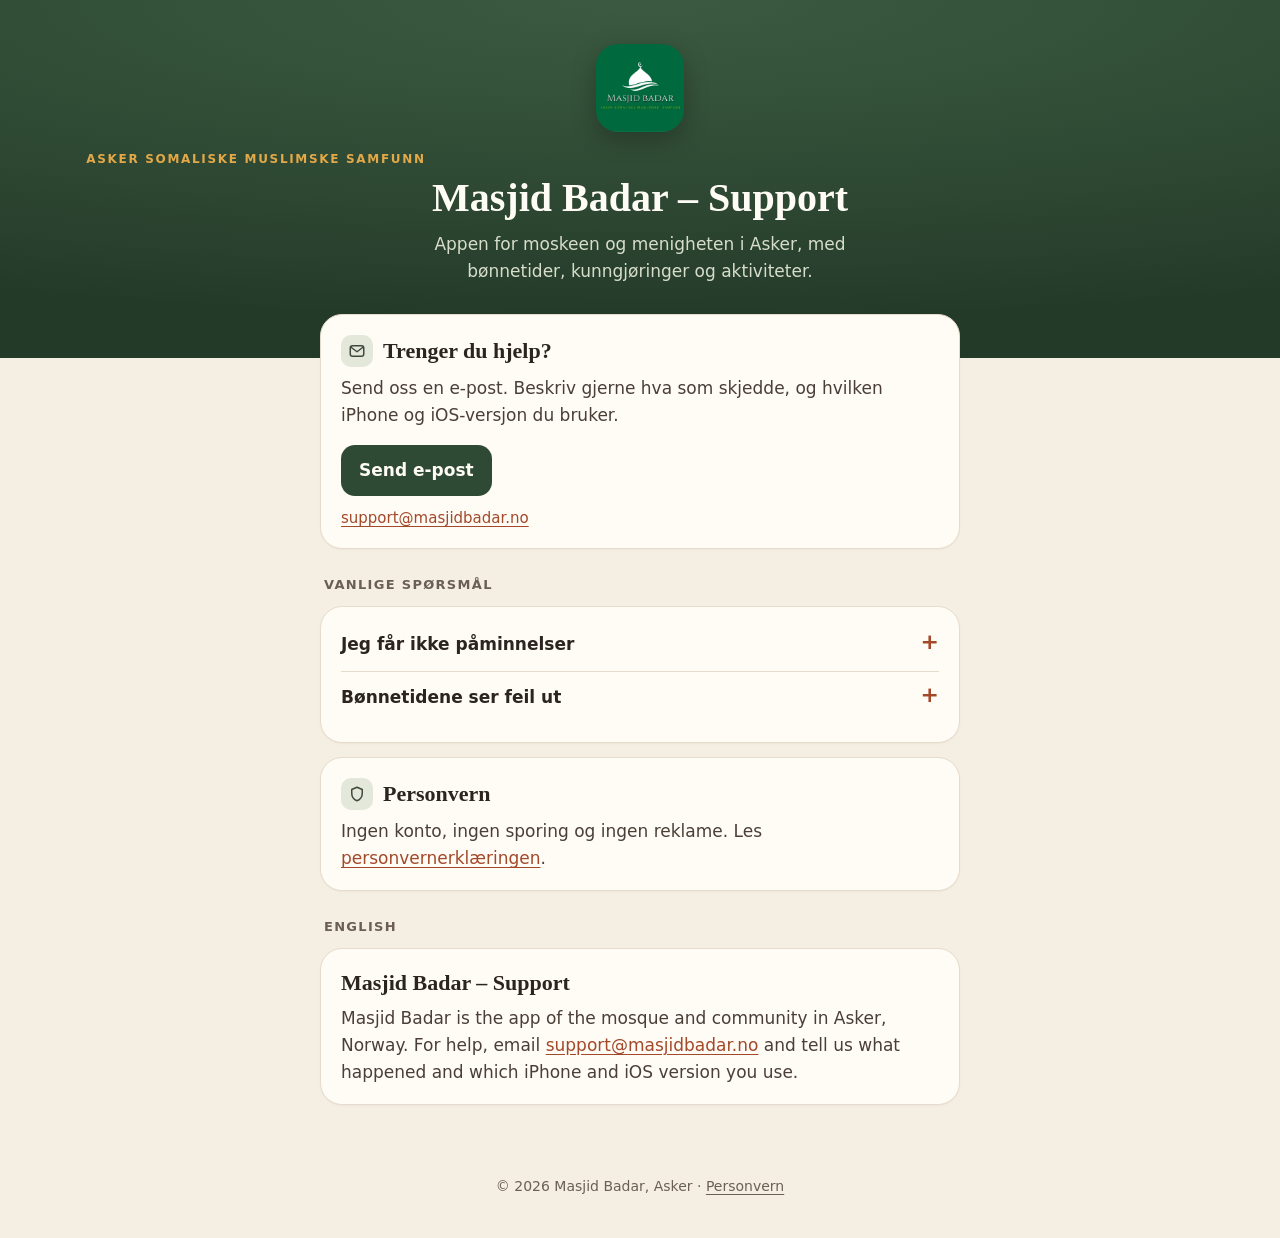
<file: index.html>
<!doctype html>
<html lang="nb">
<head>
<meta charset="utf-8">
<meta name="viewport" content="width=device-width, initial-scale=1">
<meta name="color-scheme" content="light dark">
<meta name="theme-color" content="#2F4A34">
<title>Masjid Badar – Support</title>
<link rel="icon" href="logo.png">
<link rel="apple-touch-icon" href="logo.png">
<link rel="stylesheet" href="style.css">
</head>
<body>
<header class="hero">
  <img src="logo.png" alt="Masjid Badar-logo">
  <p class="eyebrow">Asker Somaliske Muslimske Samfunn</p>
  <h1>Masjid Badar – Support</h1>
  <p>Appen for moskeen og menigheten i Asker, med bønnetider, kunngjøringer og aktiviteter.</p>
</header>

<main>
  <section class="card">
    <h2><span class="icon"><svg viewBox="0 0 24 24" fill="none" stroke="currentColor" stroke-width="2" stroke-linecap="round" stroke-linejoin="round"><rect x="3" y="5" width="18" height="14" rx="3"/><path d="m4 7 8 6 8-6"/></svg></span>Trenger du hjelp?</h2>
    <p>Send oss en e-post. Beskriv gjerne hva som skjedde, og hvilken iPhone og iOS-versjon du bruker.</p>
    <a class="btn m" href="#"><span>Send e-post</span></a>
    <span class="email"><a class="m" href="#"><noscript>support [at] masjidbadar.no</noscript></a></span>
  </section>

  <p class="section-label">Vanlige spørsmål</p>
  <section class="card">
    <details>
      <summary>Jeg får ikke påminnelser</summary>
      <p>Sjekk at varsler er tillatt for Masjid Badar i iOS-innstillinger, og at påminnelser er slått på under Innstillinger i appen.</p>
    </details>
    <details>
      <summary>Bønnetidene ser feil ut</summary>
      <p>Dra ned for å oppdatere. Hvis tidene fortsatt er feil, send oss en e-post med dato og bønn.</p>
    </details>
  </section>

  <section class="card">
    <h2><span class="icon"><svg viewBox="0 0 24 24" fill="none" stroke="currentColor" stroke-width="2" stroke-linecap="round" stroke-linejoin="round"><path d="M12 3 5 6v5c0 4.5 3 8.5 7 10 4-1.5 7-5.5 7-10V6z"/></svg></span>Personvern</h2>
    <p>Ingen konto, ingen sporing og ingen reklame. Les <a href="personvern.html">personvernerklæringen</a>.</p>
  </section>

  <p class="section-label" lang="en">English</p>
  <section class="card" lang="en">
    <h2>Masjid Badar – Support</h2>
    <p>Masjid Badar is the app of the mosque and community in Asker, Norway. For help, email <a class="m" href="#"><noscript>support [at] masjidbadar.no</noscript></a> and tell us what happened and which iPhone and iOS version you use.</p>
  </section>
</main>

<footer>© 2026 Masjid Badar, Asker · <a href="personvern.html">Personvern</a></footer>

<script>
document.querySelectorAll("a.m").forEach(function(a){var e=["support","masjidbadar.no"].join("@");a.href="mailto:"+e;if(!a.classList.contains("btn"))a.textContent=e;});
</script>
</body>
</html>
</file>
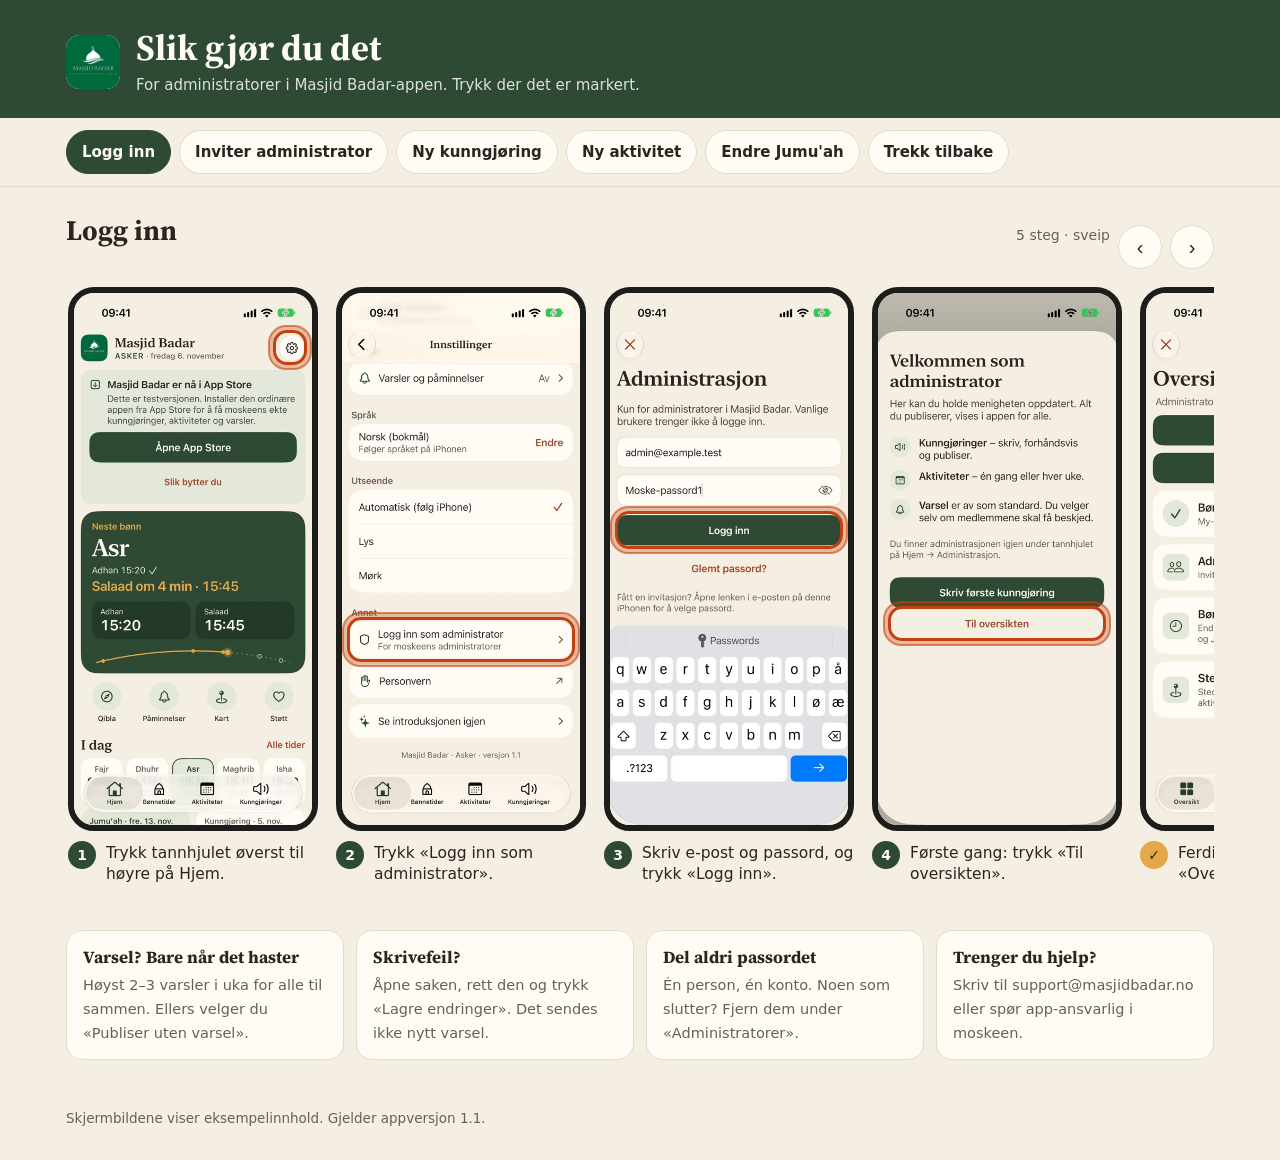
<file: admin/index.html>
<!doctype html>
<html lang="nb">
<head>
<meta charset="utf-8">
<meta name="viewport" content="width=device-width, initial-scale=1, viewport-fit=cover">
<meta name="robots" content="noindex">
<meta name="theme-color" content="#2F4A34">
<link rel="icon" href="../logo.png">
<link rel="apple-touch-icon" href="../logo.png">
<title>Masjid Badar: slik gjør du det</title>
<link rel="preconnect" href="https://fonts.googleapis.com">
<link rel="stylesheet" href="https://fonts.googleapis.com/css2?family=Source+Serif+4:opsz,wght@8..60,600;8..60,700&display=swap">
<style>
/* Layout: one task at a time, its steps as a swipeable row of phone screens with the tap spot marked. */
:root{
  --bg:#F5EEE3; --paper:#FFFBF5; --ink:#2B2420; --muted:#6B5F55; --line:#E6DCCD;
  --olive:#2F4A34; --on-olive:#FFFBF5; --sage:#E3E8DA; --tap:#C2410C; --honey:#E3A948;
  --serif:"Source Serif 4","New York","Iowan Old Style",Georgia,serif;
  --sans:-apple-system,BlinkMacSystemFont,"SF Pro Text","Segoe UI",Roboto,system-ui,sans-serif;
}
@media (prefers-color-scheme:dark){:root:not([data-theme="light"]){
  --bg:#151A15; --paper:#20261F; --ink:#F2EDE4; --muted:#ABA196; --line:#343B32;
  --olive:#2F4A34; --on-olive:#FFFBF5; --sage:#2C3A2E; --tap:#FB923C; --honey:#E3A948; color-scheme:dark}}
:root[data-theme="dark"]{
  --bg:#151A15; --paper:#20261F; --ink:#F2EDE4; --muted:#ABA196; --line:#343B32;
  --olive:#2F4A34; --on-olive:#FFFBF5; --sage:#2C3A2E; --tap:#FB923C; --honey:#E3A948; color-scheme:dark}
*{box-sizing:border-box}
body{background:var(--bg);color:var(--ink);font:16px/1.5 var(--sans);margin:0}
.wrap{max-width:1180px;margin:0 auto;padding-left:max(16px,env(safe-area-inset-left,0px));padding-right:max(16px,env(safe-area-inset-right,0px))}
header{background:var(--olive);color:var(--on-olive)}
header .wrap{padding-block:28px 22px;display:flex;gap:16px;align-items:center}
header h1{font-family:var(--serif);font-weight:700;font-size:clamp(26px,5vw,36px);line-height:1.1;margin:0;text-wrap:balance}
header p{margin:6px 0 0;opacity:.85;font-size:15px}
.logo{width:54px;height:54px;border-radius:14px;background:var(--paper);display:grid;place-items:center;flex:none}
.logo svg{width:30px;height:30px}
nav{position:sticky;top:env(safe-area-inset-top,0px);z-index:5;background:var(--bg);border-bottom:1px solid var(--line)}
body::before{content:"";position:fixed;inset:0 0 auto;height:env(safe-area-inset-top,0px);z-index:10;background:var(--bg)}
nav .wrap{display:flex;gap:8px;overflow-x:auto;padding-block:12px;scrollbar-width:none}
nav button{flex:none;font:600 15px var(--sans);border:1px solid var(--line);background:var(--paper);color:var(--ink);border-radius:999px;padding:9px 15px;cursor:pointer;min-height:44px}
nav button[aria-selected="true"]{background:var(--olive);color:var(--on-olive);border-color:var(--olive)}
nav button:focus-visible,.arrow:focus-visible{outline:3px solid var(--honey);outline-offset:2px}
main .wrap{padding-block:22px 48px}
.task-head{display:flex;align-items:baseline;justify-content:space-between;gap:12px;flex-wrap:wrap;margin-bottom:14px}
.task-head h2{font-family:var(--serif);font-size:clamp(22px,4vw,28px);margin:0}
.task-head .count{color:var(--muted);font-size:14px}
.row{display:flex;gap:18px;overflow-x:auto;scroll-snap-type:x mandatory;padding:4px 2px 18px;scroll-padding-left:2px}
.step{flex:0 0 min(78vw,250px);scroll-snap-align:start;display:flex;flex-direction:column;gap:10px}
.phone{position:relative;border-radius:26px;overflow:hidden;border:6px solid #1d1d1b;background:#000;aspect-ratio:1206/2622;max-width:100%}
.phone img{display:block;width:100%;height:100%;object-fit:cover}
.spot{position:absolute;border:3px solid var(--tap);border-radius:14px;box-shadow:0 0 0 4px color-mix(in srgb,var(--tap) 30%,transparent)}
.spot::after{content:"";position:absolute;inset:-8px;border-radius:18px;border:2px solid var(--tap);opacity:.6;animation:pulse 1.6s ease-out infinite}
@keyframes pulse{0%{transform:scale(.92);opacity:.7}100%{transform:scale(1.12);opacity:0}}
@media (prefers-reduced-motion:reduce){.spot::after{animation:none;opacity:0}}
.cap{display:flex;gap:10px;align-items:flex-start}
.num{flex:none;width:28px;height:28px;border-radius:50%;background:var(--olive);color:var(--on-olive);font:700 14px var(--sans);display:grid;place-items:center;font-variant-numeric:tabular-nums}
.done .num{background:var(--honey);color:#2B2420}
.cap p{margin:2px 0 0;font-size:15.5px;line-height:1.35}
.arrows{display:flex;gap:8px}
.arrow{width:44px;height:44px;border-radius:50%;border:1px solid var(--line);background:var(--paper);color:var(--ink);font-size:20px;cursor:pointer}
.tips{margin-top:28px;display:grid;grid-template-columns:repeat(auto-fit,minmax(min(100%,260px),1fr));gap:12px}
.tip{background:var(--paper);border:1px solid var(--line);border-radius:16px;padding:14px 16px}
.tip b{display:block;font-family:var(--serif);font-size:17px;margin-bottom:2px}
.tip span{color:var(--muted);font-size:14.5px}
footer{color:var(--muted);font-size:13.5px;padding-block:0 32px}
</style>

</head>
<body>
<header><div class="wrap">
  <div class="logo" aria-hidden="true"><img src="../logo.png" alt="" style="width:100%;height:100%;border-radius:14px"></div><div hidden><svg viewBox="0 0 32 32"><path d="M16 5c-5 3-8 7-8 12h16c0-5-3-9-8-12z" fill="#2F4A34"/><path d="M4 21c6-3 18-3 24 0" stroke="#2F4A34" stroke-width="2.2" fill="none" stroke-linecap="round"/><path d="M7 25c5-2 13-2 18 0" stroke="#2F4A34" stroke-width="2" fill="none" stroke-linecap="round"/><circle cx="16" cy="3.2" r="1.4" fill="#E3A948"/></svg></div>
  <div><h1>Slik gjør du det</h1><p>For administratorer i Masjid Badar-appen. Trykk der det er markert.</p></div>
</div></header>

<nav aria-label="Oppgaver"><div class="wrap" role="tablist" id="tabs"></div></nav>

<main><div class="wrap">
  <section id="task" aria-live="polite"></section>
  <div class="tips">
    <div class="tip"><b>Varsel? Bare når det haster</b><span>Høyst 2–3 varsler i uka for alle til sammen. Ellers velger du «Publiser uten varsel».</span></div>
    <div class="tip"><b>Skrivefeil?</b><span>Åpne saken, rett den og trykk «Lagre endringer». Det sendes ikke nytt varsel.</span></div>
    <div class="tip"><b>Del aldri passordet</b><span>Én person, én konto. Noen som slutter? Fjern dem under «Administratorer».</span></div>
    <div class="tip"><b>Trenger du hjelp?</b><span>Skriv til support@masjidbadar.no eller spør app-ansvarlig i moskeen.</span></div>
  </div>
</div></main>
<footer><div class="wrap">Skjermbildene viser eksempelinnhold. Gjelder appversjon 1.1.</div></footer>

<script src="steps.js" charset="utf-8"></script>
<script>
const TASKS=[
 {id:"logg-inn",flow:"A",name:"Logg inn"},
 {id:"inviter",flow:"B",name:"Inviter administrator"},
 {id:"kunngjoring",flow:"C",name:"Ny kunngjøring"},
 {id:"aktivitet",flow:"D",name:"Ny aktivitet"},
 {id:"jumuah",flow:"E",name:"Endre Jumu'ah"},
 {id:"trekk-tilbake",flow:"F",name:"Trekk tilbake"}];
const tabs=document.getElementById("tabs"), box=document.getElementById("task");
function show(id){
  const t=TASKS.find(x=>x.id===id)||TASKS[0];
  tabs.querySelectorAll("button").forEach(b=>b.setAttribute("aria-selected",b.dataset.id===t.id));
  const steps=(window.STEPS||[]).filter(s=>s.flow===t.flow);
  box.innerHTML=`<div class="task-head"><h2>${t.name}</h2><div class="arrows"><span class="count">${steps.length} steg · sveip</span>
    <button class="arrow" id="prev" aria-label="Forrige steg">‹</button><button class="arrow" id="next" aria-label="Neste steg">›</button></div></div>
    <div class="row" id="row">${steps.map((s,i)=>`<figure class="step${s.tap?"":" done"}" style="margin:0">
      <div class="phone"><img src="${s.img}" alt="${s.text.replace(/"/g,"&quot;")}" loading="${i<3?"eager":"lazy"}">${s.tap?`<span class="spot" style="left:calc(${s.tap.x}% - 4px);top:calc(${s.tap.y}% - 4px);width:calc(${s.tap.w}% + 8px);height:calc(${s.tap.h}% + 8px)"></span>`:""}</div>
      <figcaption class="cap"><span class="num">${s.tap?i+1:"✓"}</span><p>${s.text}</p></figcaption></figure>`).join("")}</div>`;
  const row=document.getElementById("row"), step=()=>row.querySelector(".step").getBoundingClientRect().width+18;
  document.getElementById("prev").onclick=()=>row.scrollBy({left:-step(),behavior:"smooth"});
  document.getElementById("next").onclick=()=>row.scrollBy({left:step(),behavior:"smooth"});
  if(location.hash.slice(1)!==t.id) history.replaceState(null,"","#"+t.id);
}
TASKS.forEach(t=>{const b=document.createElement("button");b.textContent=t.name;b.dataset.id=t.id;b.setAttribute("role","tab");b.onclick=()=>show(t.id);tabs.appendChild(b)});
addEventListener("hashchange",()=>show(location.hash.slice(1)));
show(location.hash.slice(1));
</script>

</body>
</html>
</file>
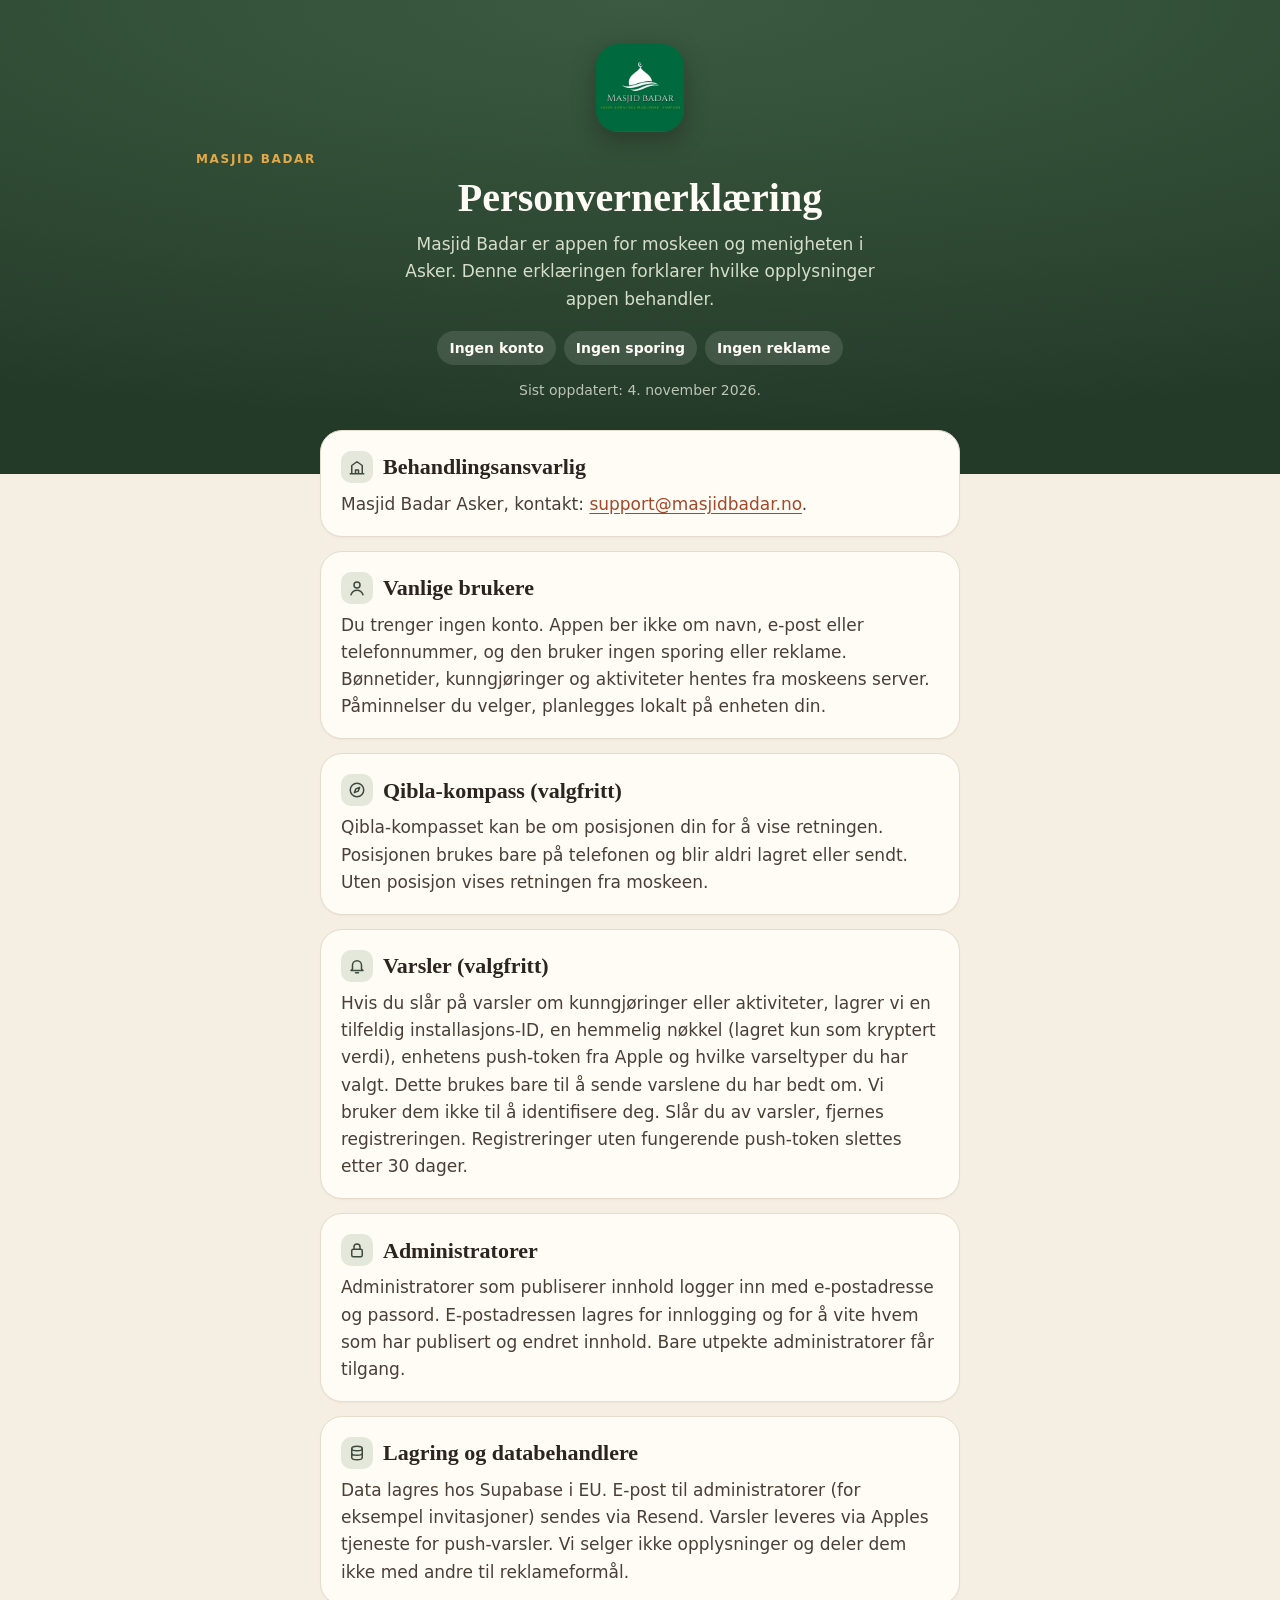
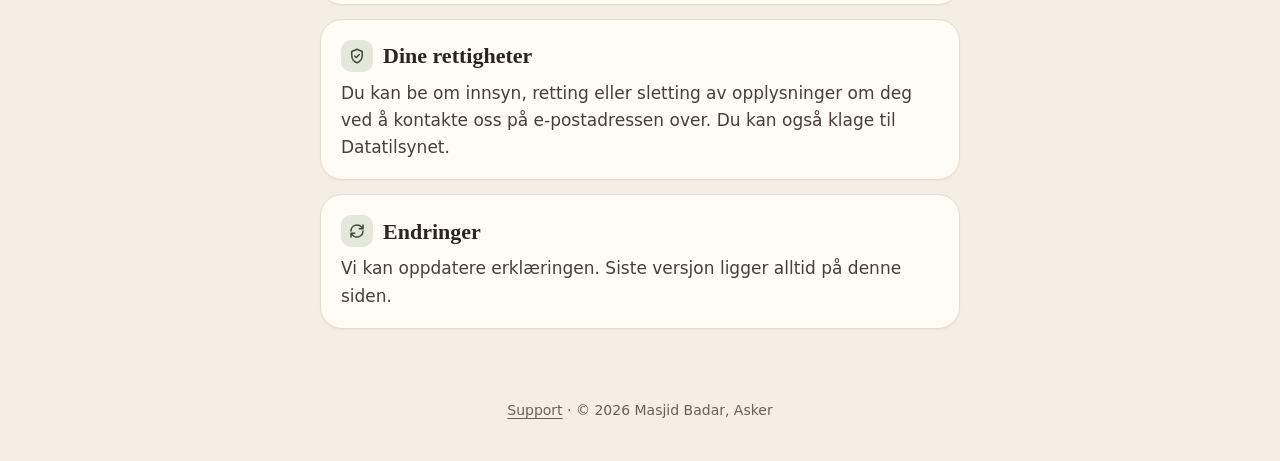
<file: personvern.html>
<!doctype html>
<html lang="nb">
<head>
<meta charset="utf-8">
<meta name="viewport" content="width=device-width, initial-scale=1">
<meta name="color-scheme" content="light dark">
<meta name="theme-color" content="#2F4A34">
<title>Masjid Badar – Personvern</title>
<link rel="icon" href="logo.png">
<link rel="apple-touch-icon" href="logo.png">
<link rel="stylesheet" href="style.css">
</head>
<body>
<header class="hero">
  <img src="logo.png" alt="Masjid Badar-logo">
  <p class="eyebrow">Masjid Badar</p>
  <h1>Personvernerklæring</h1>
  <p>Masjid Badar er appen for moskeen og menigheten i Asker. Denne erklæringen forklarer hvilke opplysninger appen behandler.</p>
  <div class="pills"><span class="pill">Ingen konto</span><span class="pill">Ingen sporing</span><span class="pill">Ingen reklame</span></div>
  <p class="updated">Sist oppdatert: 4. november 2026.</p>
</header>

<main>
  <section class="card">
    <h2><span class="icon"><svg viewBox="0 0 24 24" fill="none" stroke="currentColor" stroke-width="2" stroke-linecap="round" stroke-linejoin="round"><path d="M3 21h18M5 21V10l7-5 7 5v11M10 21v-5h4v5"/></svg></span>Behandlingsansvarlig</h2>
    <p>Masjid Badar Asker, kontakt: <a class="m" href="#"><noscript>support [at] masjidbadar.no</noscript></a>.</p>
  </section>
  <section class="card">
    <h2><span class="icon"><svg viewBox="0 0 24 24" fill="none" stroke="currentColor" stroke-width="2" stroke-linecap="round" stroke-linejoin="round"><circle cx="12" cy="8" r="4"/><path d="M4 21c1.5-4 4.5-6 8-6s6.5 2 8 6"/></svg></span>Vanlige brukere</h2>
    <p>Du trenger ingen konto. Appen ber ikke om navn, e-post eller telefonnummer, og den bruker ingen sporing eller reklame. Bønnetider, kunngjøringer og aktiviteter hentes fra moskeens server. Påminnelser du velger, planlegges lokalt på enheten din.</p>
  </section>
  <section class="card">
    <h2><span class="icon"><svg viewBox="0 0 24 24" fill="none" stroke="currentColor" stroke-width="2" stroke-linecap="round" stroke-linejoin="round"><circle cx="12" cy="12" r="9"/><path d="m15.5 8.5-2 5-5 2 2-5z"/></svg></span>Qibla-kompass (valgfritt)</h2>
    <p>Qibla-kompasset kan be om posisjonen din for å vise retningen. Posisjonen brukes bare på telefonen og blir aldri lagret eller sendt. Uten posisjon vises retningen fra moskeen.</p>
  </section>
  <section class="card">
    <h2><span class="icon"><svg viewBox="0 0 24 24" fill="none" stroke="currentColor" stroke-width="2" stroke-linecap="round" stroke-linejoin="round"><path d="M6 16V11a6 6 0 0 1 12 0v5l2 2H4zM10 21h4"/></svg></span>Varsler (valgfritt)</h2>
    <p>Hvis du slår på varsler om kunngjøringer eller aktiviteter, lagrer vi en tilfeldig installasjons-ID, en hemmelig nøkkel (lagret kun som kryptert verdi), enhetens push-token fra Apple og hvilke varseltyper du har valgt. Dette brukes bare til å sende varslene du har bedt om. Vi bruker dem ikke til å identifisere deg. Slår du av varsler, fjernes registreringen. Registreringer uten fungerende push-token slettes etter 30 dager.</p>
  </section>
  <section class="card">
    <h2><span class="icon"><svg viewBox="0 0 24 24" fill="none" stroke="currentColor" stroke-width="2" stroke-linecap="round" stroke-linejoin="round"><rect x="5" y="11" width="14" height="10" rx="2"/><path d="M8 11V8a4 4 0 0 1 8 0v3"/></svg></span>Administratorer</h2>
    <p>Administratorer som publiserer innhold logger inn med e-postadresse og passord. E-postadressen lagres for innlogging og for å vite hvem som har publisert og endret innhold. Bare utpekte administratorer får tilgang.</p>
  </section>
  <section class="card">
    <h2><span class="icon"><svg viewBox="0 0 24 24" fill="none" stroke="currentColor" stroke-width="2" stroke-linecap="round" stroke-linejoin="round"><ellipse cx="12" cy="6" rx="7" ry="3"/><path d="M5 6v12c0 1.7 3.1 3 7 3s7-1.3 7-3V6M5 12c0 1.7 3.1 3 7 3s7-1.3 7-3"/></svg></span>Lagring og databehandlere</h2>
    <p>Data lagres hos Supabase i EU. E-post til administratorer (for eksempel invitasjoner) sendes via Resend. Varsler leveres via Apples tjeneste for push-varsler. Vi selger ikke opplysninger og deler dem ikke med andre til reklameformål.</p>
  </section>
  <section class="card">
    <h2><span class="icon"><svg viewBox="0 0 24 24" fill="none" stroke="currentColor" stroke-width="2" stroke-linecap="round" stroke-linejoin="round"><path d="M12 3 5 6v5c0 4.5 3 8.5 7 10 4-1.5 7-5.5 7-10V6z"/><path d="m9 12 2 2 4-4"/></svg></span>Dine rettigheter</h2>
    <p>Du kan be om innsyn, retting eller sletting av opplysninger om deg ved å kontakte oss på e-postadressen over. Du kan også klage til Datatilsynet.</p>
  </section>
  <section class="card">
    <h2><span class="icon"><svg viewBox="0 0 24 24" fill="none" stroke="currentColor" stroke-width="2" stroke-linecap="round" stroke-linejoin="round"><path d="M4 12a8 8 0 0 1 14-5.3L20 9M20 4v5h-5M20 12a8 8 0 0 1-14 5.3L4 15M4 20v-5h5"/></svg></span>Endringer</h2>
    <p>Vi kan oppdatere erklæringen. Siste versjon ligger alltid på denne siden.</p>
  </section>
</main>

<footer><a href="./">Support</a> · © 2026 Masjid Badar, Asker</footer>

<script>
document.querySelectorAll("a.m").forEach(function(a){var e=["support","masjidbadar.no"].join("@");a.href="mailto:"+e;a.textContent=e;});
</script>
</body>
</html>
</file>
<file: style.css>
:root{
  --bg:#F5EEE3;--card:#FFFBF5;--line:#E6DCCD;--text:#2B2420;--body:#4A3F37;--muted:#6B5F55;
  --olive:#2F4A34;--olive-deep:#243A29;--sage:#E3E8DA;--sage-text:#3F4A3E;--clay:#A3492A;--honey:#E3A948;
  --on-olive:#FFFBF5;--on-olive-muted:#D7DDCB;
  --serif:"New York","Iowan Old Style","Palatino Linotype",Georgia,serif;
  --sans:-apple-system,BlinkMacSystemFont,"SF Pro Text","Segoe UI",Roboto,system-ui,sans-serif;
}
@media (prefers-color-scheme:dark){:root{
  --bg:#171C17;--card:#222821;--line:#343B32;--text:#F3EEE6;--body:#D9D2C8;--muted:#A79D92;
  --olive:#243A29;--olive-deep:#1B2B1F;--sage:#2C3A2E;--sage-text:#CFD8C5;--clay:#E08A63;--honey:#E3A948;
}}
*{box-sizing:border-box}
html{-webkit-text-size-adjust:100%}
body{margin:0;background:var(--bg);color:var(--body);font:17px/1.6 var(--sans)}
a{color:var(--clay);text-underline-offset:3px}
.hero{background:radial-gradient(120% 90% at 50% 0%,#3B5A41 0%,var(--olive) 55%,var(--olive-deep) 100%);color:var(--on-olive);
  padding:44px 16px 72px;text-align:center}
.hero img{width:88px;height:88px;border-radius:22px;box-shadow:0 8px 24px rgba(0,0,0,.25);display:block;margin:0 auto 18px}
.hero .eyebrow{font-size:12px;letter-spacing:.14em;text-transform:uppercase;color:var(--honey);font-weight:600;margin:0 0 6px}
.hero h1{font-family:var(--serif);font-weight:600;font-size:clamp(30px,7vw,40px);line-height:1.15;margin:0;color:var(--on-olive)}
.hero p{margin:10px auto 0;max-width:30rem;color:var(--on-olive-muted)}
main{max-width:42rem;margin:-44px auto 0;padding:0 16px 48px}
.card{background:var(--card);border:1px solid var(--line);border-radius:22px;padding:20px 20px 18px;margin:0 0 14px;box-shadow:0 1px 2px rgba(43,36,32,.04)}
.card h2{font-family:var(--serif);font-weight:600;font-size:22px;line-height:1.25;color:var(--text);margin:0 0 8px;display:flex;gap:10px;align-items:center}
.card p{margin:0 0 10px}.card p:last-child{margin-bottom:0}
.icon{flex:none;width:32px;height:32px;border-radius:10px;background:var(--sage);color:var(--sage-text);display:inline-grid;place-items:center}
.icon svg{width:18px;height:18px}
.btn{display:inline-flex;align-items:center;gap:8px;background:var(--olive);color:var(--on-olive);text-decoration:none;font-weight:600;
  padding:12px 18px;border-radius:14px;min-height:44px;margin-top:6px}
@media (prefers-color-scheme:dark){.btn{background:#3B5A41}}
.email{display:block;margin-top:10px;font-size:15px;color:var(--muted)}
.pills{display:flex;flex-wrap:wrap;gap:8px;justify-content:center;margin:0 0 18px}
.pill{background:var(--sage);color:var(--sage-text);font-size:14px;font-weight:600;padding:6px 12px;border-radius:999px}
.hero .pills{margin:18px 0 0}.hero .pill{background:rgba(255,251,245,.12);color:var(--on-olive)}
details{border-top:1px solid var(--line);padding:12px 0}
details:first-of-type{border-top:0;padding-top:4px}
summary{cursor:pointer;font-weight:600;color:var(--text);list-style:none;display:flex;justify-content:space-between;gap:12px;min-height:28px}
summary::-webkit-details-marker{display:none}
summary::after{content:"+";color:var(--clay);font-size:22px;line-height:1}
details[open] summary::after{content:"–"}
details p{margin:8px 0 0}
.section-label{font-size:13px;letter-spacing:.1em;text-transform:uppercase;color:var(--muted);font-weight:600;margin:26px 4px 10px}
.meta{font-size:14px;color:var(--muted);text-align:center;margin:0 0 16px}
footer{text-align:center;font-size:14px;color:var(--muted);padding:8px 16px 40px}
footer a{color:var(--muted)}
.hero p.updated{font-size:14px;margin-top:14px;opacity:.85}
</file>
